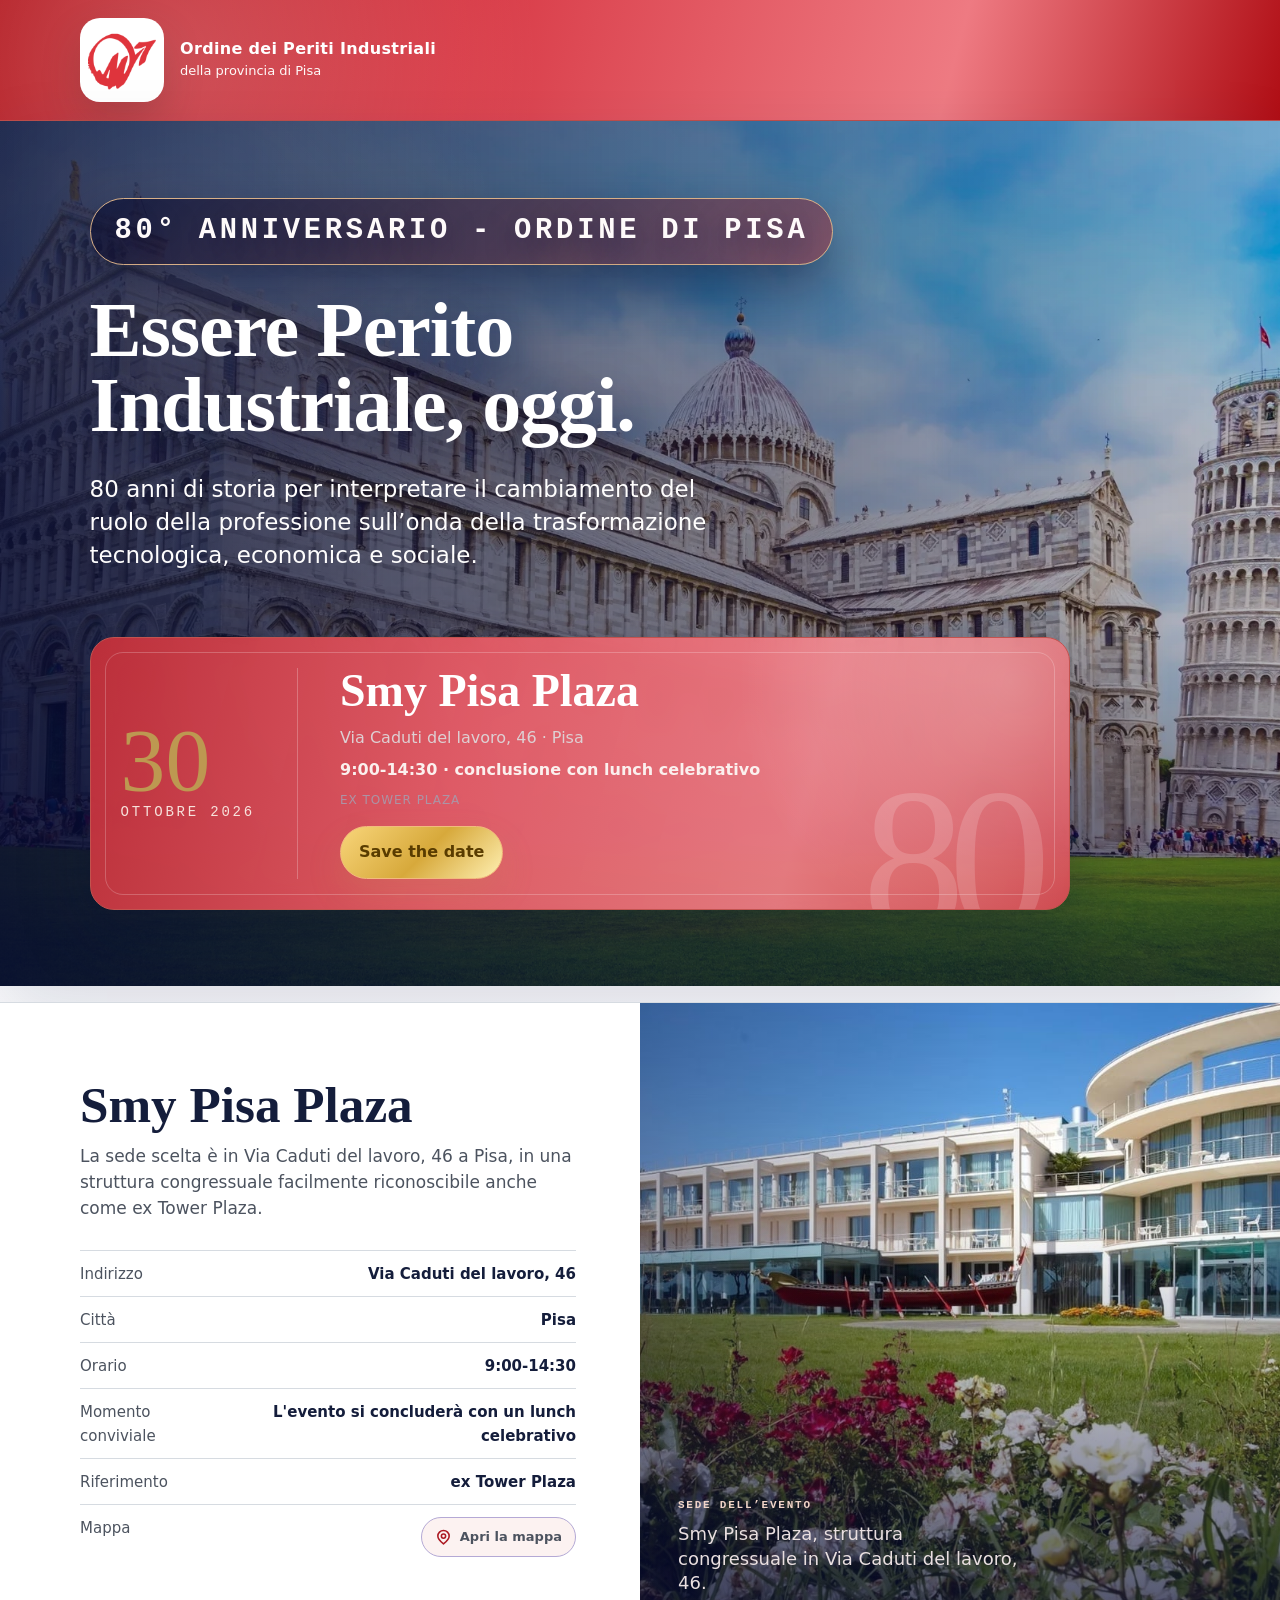
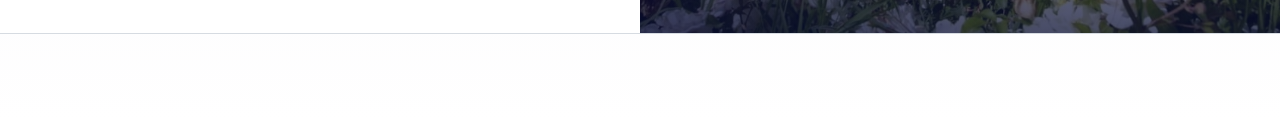
<file: index.html>
<!doctype html>
<html lang="it">
<head>
  <meta charset="utf-8" />
  <meta name="viewport" content="width=device-width, initial-scale=1" />
  <title>Essere Perito Industriale, oggi. | 80° Anniversario Periti Pisa</title>
  <meta name="description" content="80 anni di storia per interpretare il cambiamento del ruolo della professione sull'onda della trasformazione tecnologica, economica e sociale." />
  <meta name="robots" content="noindex, nofollow, noarchive, nosnippet, noimageindex" />
  <meta name="googlebot" content="noindex, nofollow, noarchive, nosnippet, noimageindex" />

  <!-- Open Graph: anteprima link su WhatsApp, Facebook, LinkedIn, Telegram -->
  <meta property="og:type" content="website" />
  <meta property="og:site_name" content="80° Anniversario Periti Industriali Pisa" />
  <meta property="og:locale" content="it_IT" />
  <meta property="og:url" content="https://anniversario-periti.pages.dev/" />
  <meta property="og:title" content="Essere Perito Industriale, oggi. | 80° Anniversario Periti Pisa" />
  <meta property="og:description" content="80 anni di storia per interpretare il cambiamento del ruolo della professione sull'onda della trasformazione tecnologica, economica e sociale." />
  <meta property="og:image" content="https://anniversario-periti.pages.dev/assets/og-preview.jpg" />
  <meta property="og:image:secure_url" content="https://anniversario-periti.pages.dev/assets/og-preview.jpg" />
  <meta property="og:image:type" content="image/jpeg" />
  <meta property="og:image:width" content="1200" />
  <meta property="og:image:height" content="630" />
  <meta property="og:image:alt" content="Piazza dei Miracoli a Pisa: il Duomo e la Torre pendente." />
  <style>
    :root {
      --bg: oklch(98.5% 0.004 255);
      --surface: oklch(100% 0 0);
      --fg: oklch(24% 0.06 270);
      --muted: oklch(44% 0.022 260);
      --border: oklch(89% 0.01 255);
      --accent: oklch(48% 0.18 25);
      --accent-2: #e95d68;
      --accent-brown: #6c3b35;
      --accent-dark: #482a26;
      --red-soft: oklch(94% 0.034 22);
      --red-wash: oklch(97% 0.018 24);
      --red-gradient: linear-gradient(110deg, #d93a44 0%, #f0737d 28%, #e55a66 52%, #f28a91 78%, #d93a44 100%);
      --red-page-gradient: linear-gradient(180deg, #ffffff 0%, #fbfbfc 48%, #ffffff 100%);
      --deep: oklch(27% 0.09 270);
      --deep-2: oklch(18% 0.075 270);
      --gold: oklch(70% 0.10 82);
      --gold-strong: oklch(78% 0.13 82);
      --gold-dark: oklch(38% 0.08 78);
      --paper: oklch(97% 0.006 255);
      --font-display: "Iowan Old Style", "Charter", Georgia, serif;
      --font-body: -apple-system, BlinkMacSystemFont, "Segoe UI", system-ui, sans-serif;
      --font-mono: "IBM Plex Mono", ui-monospace, Menlo, monospace;
    }

    * { box-sizing: border-box; }
    html { scroll-behavior: smooth; }
    body {
      margin: 0;
      background: var(--bg);
      color: var(--fg);
      font-family: var(--font-body);
      line-height: 1.55;
      -webkit-font-smoothing: antialiased;
      text-rendering: optimizeLegibility;
    }

    a { color: inherit; }
    .page {
      min-height: 100vh;
      position: relative;
      background:
        radial-gradient(circle at 86% 8%, color-mix(in oklch, var(--accent-2) 5%, transparent), transparent 34rem),
        radial-gradient(circle at 8% 24%, color-mix(in oklch, var(--red-soft) 18%, transparent), transparent 34rem),
        var(--red-page-gradient);
    }

    .page::before {
      content: "";
      position: absolute;
      inset: 0;
      pointer-events: none;
      background:
        linear-gradient(135deg, color-mix(in oklch, var(--accent) 2%, transparent), transparent 30%),
        linear-gradient(315deg, color-mix(in oklch, var(--accent-2) 2%, transparent), transparent 38%);
      opacity: 0.34;
    }

    .page > * {
      position: relative;
      z-index: 1;
    }

    .wrap {
      width: min(1120px, calc(100% - 40px));
      margin: 0 auto;
    }

    .header-band {
      border-bottom: 1px solid color-mix(in oklch, white 18%, var(--accent));
      background:
        radial-gradient(circle at 12% 50%, color-mix(in oklch, white 22%, transparent), transparent 24rem),
        linear-gradient(105deg, #b00e15 0%, #d83a46 36%, #ee7a82 74%, #b00e15 100%);
      box-shadow: 0 14px 42px color-mix(in oklch, var(--accent) 16%, transparent);
    }

    .topbar {
      display: flex;
      justify-content: space-between;
      align-items: center;
      gap: 24px;
      padding: 18px 0;
    }

    .brand {
      display: flex;
      align-items: center;
      gap: 16px;
      min-width: 0;
    }

    .brand-logo {
      width: 84px;
      height: 84px;
      display: block;
      flex: 0 0 auto;
      object-fit: contain;
      padding: 7px;
      border-radius: 20px;
      background: white;
      border: 1px solid color-mix(in oklch, white 42%, transparent);
      box-shadow: 0 18px 38px color-mix(in oklch, var(--accent-dark) 22%, transparent);
    }

    .brand strong {
      display: block;
      color: white;
      font-size: 16px;
      line-height: 1.2;
      letter-spacing: 0.02em;
    }

    .brand span {
      display: block;
      color: color-mix(in oklch, white 78%, var(--red-soft));
      font-size: 13px;
      margin-top: 2px;
    }

    .cover-kicker {
      display: inline-flex;
      align-items: center;
      width: fit-content;
      margin: 0 0 28px;
      padding: 18px 24px;
      border: 1.5px solid color-mix(in oklch, var(--gold) 72%, white);
      border-radius: 999px;
      background:
        linear-gradient(135deg, color-mix(in oklch, var(--deep-2) 68%, transparent), color-mix(in oklch, var(--accent) 46%, transparent));
      color: color-mix(in oklch, white 96%, var(--gold));
      font-family: var(--font-mono);
      font-size: clamp(24px, 2.25vw, 38px);
      line-height: 1;
      font-weight: 900;
      letter-spacing: 0.13em;
      text-transform: uppercase;
      box-shadow: 0 22px 52px color-mix(in oklch, var(--deep-2) 46%, transparent);
      text-shadow: 0 10px 28px color-mix(in oklch, var(--deep-2) 52%, transparent);
    }

    .hero-shell {
      width: 100%;
      margin: 0;
    }

    .hero {
      position: relative;
      display: grid;
      grid-template-columns: minmax(0, 1fr);
      align-content: space-between;
      gap: clamp(28px, 5vw, 72px);
      align-items: stretch;
      min-height: calc(100svh - 121px);
      margin: 0 0 16px;
      padding: clamp(34px, 6vw, 84px) max(clamp(24px, 7vw, 112px), calc((100vw - 1120px) / 2));
      overflow: hidden;
      border-radius: 0;
      background:
        linear-gradient(90deg, color-mix(in oklch, var(--deep-2) 88%, transparent) 0%, color-mix(in oklch, var(--deep-2) 56%, transparent) 48%, color-mix(in oklch, var(--deep-2) 24%, transparent) 100%),
        url("assets/pisa-piazza-miracoli.webp") center 54% / cover no-repeat;
      box-shadow: 0 28px 70px color-mix(in oklch, var(--deep) 14%, transparent);
    }

    .hero::before {
      content: "";
      position: absolute;
      inset: 0;
      background:
        radial-gradient(circle at 14% 16%, color-mix(in oklch, white 12%, transparent), transparent 20rem),
        linear-gradient(180deg, transparent 58%, color-mix(in oklch, var(--deep-2) 54%, transparent));
      pointer-events: none;
    }

    .hero-copy {
      position: relative;
      z-index: 1;
      min-width: 0;
      align-self: end;
      max-width: 760px;
    }

    .eyebrow {
      color: var(--accent);
      font-family: var(--font-mono);
      font-size: 12px;
      letter-spacing: 0.18em;
      text-transform: uppercase;
      font-weight: 700;
      margin: 0 0 18px;
    }

    h1 {
      margin: 0;
      color: var(--fg);
      font-family: var(--font-display);
      font-size: clamp(46px, 6.1vw, 84px);
      line-height: 0.96;
      letter-spacing: -0.015em;
      text-wrap: balance;
    }

    .hero .eyebrow {
      color: color-mix(in oklch, white 78%, var(--gold));
    }

    .hero h1 {
      color: white;
      max-width: 900px;
      text-shadow: 0 18px 46px color-mix(in oklch, var(--deep-2) 58%, transparent);
    }

    .anniversary {
      color: var(--accent);
      font-feature-settings: "lnum" 1;
    }

    .hero .anniversary {
      color: var(--gold);
    }

    .lead {
      max-width: 660px;
      margin: clamp(20px, 3vw, 30px) 0 0;
      color: var(--muted);
      font-size: clamp(18px, 2vw, 23px);
      line-height: 1.45;
      text-wrap: pretty;
    }

    .hero .lead {
      max-width: 620px;
      color: color-mix(in oklch, white 82%, var(--paper));
    }

    .actions {
      display: flex;
      flex-wrap: wrap;
      gap: 12px;
      margin-top: 30px;
    }

    .button {
      min-height: 48px;
      display: inline-flex;
      align-items: center;
      justify-content: center;
      padding: 13px 18px;
      border: 1px solid var(--fg);
      border-radius: 999px;
      text-decoration: none;
      font-weight: 800;
    }

    .button.primary {
      background: var(--red-gradient);
      border-color: var(--accent);
      color: white;
      box-shadow: 0 18px 36px color-mix(in oklch, var(--accent) 12%, transparent);
    }

    .button.secondary {
      background: transparent;
      color: var(--fg);
    }

    .hero .button.secondary {
      border-color: color-mix(in oklch, white 70%, transparent);
      background: color-mix(in oklch, var(--deep-2) 18%, transparent);
      color: white;
      backdrop-filter: blur(8px);
      -webkit-backdrop-filter: blur(8px);
    }

    .event-save-date {
      border-color: color-mix(in oklch, var(--gold-strong) 78%, white);
      background: linear-gradient(135deg, #f8d57a 0%, #d7a93b 52%, #fff0b3 100%);
      color: var(--gold-dark);
      box-shadow: 0 16px 34px color-mix(in oklch, var(--gold) 18%, transparent);
      width: fit-content;
    }

    .event-card {
      position: relative;
      z-index: 1;
      display: grid;
      grid-template-columns: auto minmax(0, 1fr);
      align-items: center;
      gap: clamp(20px, 4vw, 42px);
      min-height: 0;
      margin: 0;
      padding: clamp(20px, 3vw, 30px);
      background:
        radial-gradient(circle at 92% 20%, color-mix(in oklch, white 34%, transparent), transparent 18rem),
        linear-gradient(105deg, #c92f39 0%, #e85c67 35%, #f27d86 72%, #d6414b 100%);
      color: white;
      border: 1px solid color-mix(in oklch, white 20%, var(--accent));
      border-radius: 24px;
      overflow: hidden;
      box-shadow: 0 18px 46px color-mix(in oklch, var(--accent) 11%, transparent);
    }

    .hero .event-card {
      align-self: end;
      width: min(100%, 980px);
      background:
        radial-gradient(circle at 94% 16%, color-mix(in oklch, white 30%, transparent), transparent 17rem),
        linear-gradient(105deg, color-mix(in oklch, #c92f39 92%, transparent) 0%, color-mix(in oklch, #e85c67 94%, transparent) 38%, color-mix(in oklch, #f27d86 92%, transparent) 72%, color-mix(in oklch, #d6414b 94%, transparent) 100%);
      backdrop-filter: blur(12px);
      -webkit-backdrop-filter: blur(12px);
      box-shadow: 0 24px 70px color-mix(in oklch, var(--deep-2) 32%, transparent);
    }

    .event-card::before {
      content: "";
      position: absolute;
      inset: 14px;
      border: 1px solid color-mix(in oklch, white 22%, transparent);
      border-radius: 18px;
      pointer-events: none;
    }

    .event-card::after {
      content: "80";
      position: absolute;
      right: clamp(16px, 3vw, 34px);
      bottom: -34px;
      z-index: 0;
      color: color-mix(in oklch, white 16%, transparent);
      font-family: var(--font-display);
      font-size: clamp(120px, 16vw, 220px);
      line-height: 0.8;
      letter-spacing: -0.08em;
      pointer-events: none;
    }

    .date-block {
      position: relative;
      z-index: 1;
      display: grid;
      gap: 4px;
    }

    .date-block .day {
      font-family: var(--font-display);
      font-size: clamp(58px, 7vw, 92px);
      line-height: 0.85;
      color: var(--gold);
    }

    .date-block .month {
      font-family: var(--font-mono);
      letter-spacing: 0.2em;
      text-transform: uppercase;
      font-size: 14px;
      color: color-mix(in oklch, white 76%, var(--gold));
    }

    .venue-block {
      position: relative;
      z-index: 1;
      border-left: 1px solid color-mix(in oklch, white 24%, transparent);
      padding-left: clamp(20px, 4vw, 42px);
    }

    .venue-block h2 {
      margin: 0;
      font-family: var(--font-display);
      font-size: clamp(28px, 3.8vw, 46px);
      line-height: 1;
      color: white;
    }

    .venue-block p {
      margin: 12px 0 0;
      color: color-mix(in oklch, white 82%, var(--deep));
      font-size: 16px;
    }

    .event-time {
      display: block;
      margin-top: 8px;
      color: color-mix(in oklch, white 88%, var(--gold));
      font-weight: 800;
    }

    .map-link {
      min-height: 40px;
      display: inline-flex;
      align-items: center;
      gap: 8px;
      padding: 9px 13px;
      border: 1px solid color-mix(in oklch, white 42%, transparent);
      border-radius: 999px;
      color: white;
      background: color-mix(in oklch, var(--deep-2) 14%, transparent);
      text-decoration: none;
      font-size: 13px;
      font-weight: 800;
      backdrop-filter: blur(8px);
      -webkit-backdrop-filter: blur(8px);
    }

    .map-link svg {
      width: 17px;
      height: 17px;
      flex: 0 0 auto;
      stroke-width: 2.2;
    }

    .location-map {
      grid-column: 1 / -1;
    }

    .location-map .map-link {
      border-color: color-mix(in oklch, var(--accent) 32%, var(--border));
      color: var(--accent);
      background: color-mix(in oklch, var(--accent) 6%, white);
      backdrop-filter: none;
      -webkit-backdrop-filter: none;
    }

    .venue-block small {
      display: block;
      margin-top: 8px;
      color: color-mix(in oklch, white 58%, var(--deep));
      font-size: 12px;
      letter-spacing: 0.08em;
      text-transform: uppercase;
    }

    .event-action {
      position: relative;
      z-index: 1;
      display: flex;
      justify-content: flex-start;
      align-items: center;
      margin-top: 16px;
    }

    .section {
      padding: clamp(46px, 7vw, 84px) 0;
      width: 100%;
    }

    .location-section {
      padding-top: 0;
      padding-bottom: clamp(44px, 7vw, 86px);
      background:
        linear-gradient(180deg, white 0%, color-mix(in oklch, var(--paper) 64%, white) 50%, white 100%);
    }

    .section-grid {
      display: grid;
      grid-template-columns: 0.75fr 1.25fr;
      gap: clamp(28px, 6vw, 84px);
      align-items: start;
    }

    .section-title {
      margin: 0;
      color: var(--fg);
      font-family: var(--font-display);
      font-size: clamp(34px, 4.6vw, 64px);
      line-height: 1;
      text-wrap: balance;
    }

    .body-copy {
      display: grid;
      gap: 18px;
      color: var(--muted);
      font-size: clamp(17px, 1.4vw, 19px);
    }

    .body-copy p { margin: 0; max-width: 68ch; }

    .location {
      display: grid;
      grid-template-columns: 1fr 1fr;
      width: 100%;
      max-width: none;
      border-top: 1px solid var(--border);
      border-bottom: 1px solid var(--border);
      background: var(--surface);
      overflow: hidden;
    }

    .location-copy {
      width: min(560px, calc(100% - 40px));
      justify-self: end;
      padding: clamp(38px, 6vw, 76px) clamp(28px, 5vw, 64px) clamp(38px, 6vw, 76px) 0;
    }

    .location-copy h2 {
      margin: 0 0 12px;
      font-family: var(--font-display);
      font-size: clamp(32px, 4vw, 54px);
      line-height: 1;
    }

    .location-copy p {
      margin: 0 0 18px;
      color: var(--muted);
      font-size: 17px;
    }

    .location-meta {
      display: grid;
      gap: 10px;
      margin: 28px 0 0;
    }

    .meta-line {
      display: flex;
      justify-content: space-between;
      gap: 20px;
      padding-top: 12px;
      border-top: 1px solid var(--border);
      font-size: 15px;
    }

    .meta-line span { color: var(--muted); }
    .meta-line strong { text-align: right; }

    .location-photo {
      min-height: clamp(430px, 44vw, 620px);
      color: white;
      display: grid;
      position: relative;
      overflow: hidden;
    }

    .location-photo img {
      position: absolute;
      inset: 0;
      width: 100%;
      height: 100%;
      object-fit: cover;
      object-position: center 28%;
    }

    .location-photo::after {
      content: "";
      position: absolute;
      inset: 0;
      background:
        linear-gradient(180deg, transparent 35%, color-mix(in oklch, var(--deep-2) 74%, transparent)),
        linear-gradient(90deg, color-mix(in oklch, var(--deep-2) 34%, transparent), transparent 56%);
    }

    .photo-caption {
      align-self: end;
      justify-self: start;
      position: absolute;
      left: clamp(22px, 4vw, 38px);
      right: clamp(22px, 4vw, 38px);
      bottom: clamp(22px, 4vw, 38px);
      z-index: 1;
      max-width: 34ch;
    }

    .photo-caption span {
      display: block;
      color: color-mix(in oklch, white 64%, var(--gold));
      font-family: var(--font-mono);
      font-size: 11px;
      font-weight: 800;
      letter-spacing: 0.16em;
      text-transform: uppercase;
      margin-bottom: 8px;
    }

    .photo-caption p {
      margin: 0;
      color: color-mix(in oklch, white 88%, var(--deep));
      font-size: 18px;
      line-height: 1.35;
    }

    .closing {
      width: 100%;
      max-width: none;
      margin-top: 0;
      padding: clamp(26px, 4vw, 48px) max(clamp(24px, 7vw, 112px), calc((100vw - 1120px) / 2));
      background:
        radial-gradient(circle at 88% 16%, color-mix(in oklch, white 22%, transparent), transparent 16rem),
        linear-gradient(110deg, #cf3741 0%, #eb6871 44%, #f08a90 100%);
      color: white;
      display: grid;
      grid-template-columns: 1fr auto;
      gap: 28px;
      align-items: center;
      border-radius: 0;
    }

    .closing h2 {
      margin: 0;
      font-family: var(--font-display);
      font-size: clamp(34px, 5vw, 70px);
      line-height: 1;
    }

    .closing p {
      margin: 12px 0 0;
      color: color-mix(in oklch, white 72%, var(--fg));
      font-size: 17px;
    }

    .closing .button {
      border-color: color-mix(in oklch, var(--gold-strong) 78%, white);
      background: linear-gradient(135deg, #f8d57a 0%, #d7a93b 52%, #fff0b3 100%);
      color: var(--gold-dark);
      white-space: nowrap;
    }

    footer {
      padding: 24px 0 34px;
      color: var(--muted);
      font-size: 13px;
      border-top: 1px solid var(--border);
    }

    @media (max-width: 860px) {
      .hero,
      .section-grid,
      .location,
      .closing {
        grid-template-columns: 1fr;
      }

      .hero {
        min-height: calc(100svh - 103px);
        gap: 26px;
        padding-block: clamp(28px, 6vw, 54px);
        background:
          linear-gradient(180deg, color-mix(in oklch, var(--deep-2) 86%, transparent) 0%, color-mix(in oklch, var(--deep-2) 54%, transparent) 62%, color-mix(in oklch, var(--deep-2) 30%, transparent) 100%),
          url("assets/pisa-piazza-miracoli-1280.webp") center 48% / cover no-repeat;
      }

      .hero-copy {
        align-self: center;
      }

      .hero h1 {
        max-width: 11ch;
      }

      .event-card {
        grid-template-columns: auto minmax(0, 1fr);
        border-radius: 20px;
      }

      .location-copy {
        width: min(100% - 40px, 680px);
        justify-self: center;
        padding: clamp(32px, 6vw, 52px) 0;
      }
      .location-photo { min-height: 420px; }
      .closing .button { justify-self: start; }
    }

    @media (max-width: 520px) {
      .wrap { width: min(100% - 28px, 1120px); }
      .header-band {
        box-shadow: 0 10px 28px color-mix(in oklch, var(--accent) 12%, transparent);
      }
      .topbar {
        align-items: center;
        gap: 10px;
        padding: 10px 0;
      }
      .brand { gap: 9px; }
      .brand-logo {
        width: 54px;
        height: 54px;
        padding: 5px;
        border-radius: 14px;
      }
      .brand strong {
        max-width: 18ch;
        font-size: 13px;
        line-height: 1.12;
      }
      .brand span { display: none; }
      .hero {
        min-height: calc(100svh - 75px);
        margin-top: 0;
        padding: 24px 16px 18px;
        border-radius: 0;
        gap: 22px;
        background:
          linear-gradient(180deg, color-mix(in oklch, var(--deep-2) 88%, transparent) 0%, color-mix(in oklch, var(--deep-2) 58%, transparent) 56%, color-mix(in oklch, var(--deep-2) 34%, transparent) 100%),
          url("assets/pisa-piazza-miracoli-1280.webp") 58% 48% / cover no-repeat;
      }
      .hero-copy {
        align-self: end;
        padding-top: 12svh;
      }
      h1 {
        font-size: clamp(40px, 14vw, 62px);
        line-height: 0.94;
      }
      .hero .lead {
        max-width: 31ch;
        margin-top: 16px;
        font-size: 16px;
        line-height: 1.38;
      }
      .cover-kicker {
        margin-bottom: 18px;
        padding: 13px 15px;
        font-size: clamp(17px, 5vw, 22px);
        letter-spacing: 0.1em;
      }
      .actions { flex-direction: column; }
      .button {
        width: 100%;
        min-height: 46px;
        padding: 12px 16px;
      }
      .event-save-date { width: 100%; }
      .event-card {
        grid-template-columns: 1fr;
        gap: 14px;
        padding: 18px;
        border-radius: 18px;
      }
      .event-card::before {
        inset: 10px;
        border-radius: 14px;
      }
      .event-card::after {
        right: 12px;
        bottom: -20px;
        font-size: 118px;
        color: color-mix(in oklch, white 12%, transparent);
      }
      .date-block {
        display: flex;
        align-items: end;
        gap: 12px;
      }
      .date-block .day {
        font-size: 58px;
      }
      .date-block .month {
        max-width: 12ch;
        padding-bottom: 5px;
        font-size: 11px;
        line-height: 1.25;
        letter-spacing: 0.14em;
      }
      .venue-block {
        border-left: 0;
        border-top: 1px solid color-mix(in oklch, white 24%, transparent);
        padding-left: 0;
        padding-top: 14px;
      }
      .venue-block h2 {
        font-size: 30px;
      }
      .venue-block p {
        margin-top: 8px;
        font-size: 14px;
        line-height: 1.4;
      }
      .event-time {
        margin-top: 6px;
      }
      .meta-line { display: grid; gap: 4px; }
      .meta-line strong { text-align: left; }
      .event-action {
        justify-content: stretch;
        min-width: 0;
        margin-top: 12px;
      }
      .location-section { padding-bottom: 34px; }
      .location-copy {
        width: min(100% - 28px, 680px);
        padding: 34px 0 28px;
      }
      .location-copy h2 {
        font-size: clamp(34px, 12vw, 46px);
      }
      .location-copy p {
        font-size: 16px;
        line-height: 1.45;
      }
      .location-meta {
        gap: 8px;
        margin-top: 22px;
      }
      .meta-line {
        padding-top: 10px;
        font-size: 14px;
      }
      .location-map .map-link {
        width: 100%;
        justify-content: center;
      }
      .location-photo {
        min-height: 300px;
      }
      .photo-caption {
        left: 18px;
        right: 18px;
        bottom: 18px;
      }
      .photo-caption p {
        font-size: 15px;
      }
      .closing { padding-inline: 18px; }
    }

    @media (max-width: 380px) {
      .brand strong { max-width: 21ch; }
      .hero {
        min-height: auto;
        padding-top: 72px;
      }
      .hero-copy { padding-top: 0; }
      h1 { font-size: 40px; }
      .cover-kicker {
        font-size: 15px;
        letter-spacing: 0.08em;
        padding: 11px 12px;
      }
      .hero .lead { font-size: 15px; }
      .date-block .day { font-size: 52px; }
      .venue-block h2 { font-size: 28px; }
    }

    /* Stampa: due pagine A4 verticali, copertina (hero) e scheda sede.
       Ogni superficie semitrasparente (ombre, gradienti con alpha) obbliga il PDF a
       incorporare una soft mask a piena pagina: file pesante e apertura lenta. In
       stampa si usano quindi solo colori opachi, con un'unica velatura ad alpha
       costante sopra la foto dell'hero. */
    @media print {
      @page { size: A4 portrait; margin: 0; }

      * {
        -webkit-print-color-adjust: exact;
        print-color-adjust: exact;
        backdrop-filter: none !important;
        -webkit-backdrop-filter: none !important;
        box-shadow: none !important;
        text-shadow: none !important;
      }

      html { scroll-behavior: auto; }
      body { background: white; }

      .page {
        min-height: 0;
        background: white;
      }

      .page::before { display: none; }

      .header-band {
        border-bottom-color: #c4353f;
        background: linear-gradient(105deg, #b00e15 0%, #d83a46 36%, #ee7a82 74%, #b00e15 100%);
      }

      .header-band .wrap {
        width: auto;
        max-width: none;
        margin: 0;
        padding: 0 44px;
      }

      .topbar { padding: 14px 0; }
      .brand-logo { width: 76px; height: 76px; border-color: #f0b9bd; }
      .brand strong { font-size: 17px; }
      .brand span { font-size: 14px; }

      .event-save-date,
      .location-map { display: none; }

      /* Pagina 1: copertina */
      .hero-shell { break-after: page; }

      .hero {
        min-height: 0;
        height: calc(100vh - 107px);
        margin: 0;
        padding: 44px;
        gap: 28px;
        break-inside: avoid;
        background-image: url("assets/pisa-piazza-miracoli.webp");
        background-position: center 54%;
        background-size: cover;
        background-repeat: no-repeat;
      }

      /* Velatura ad alpha uniforme: nessuna soft mask, solo un valore /ca nel PDF. */
      .hero::before {
        background: #141731;
        opacity: 0.58;
      }

      .cover-kicker {
        font-size: 20px;
        letter-spacing: 0.09em;
        white-space: nowrap;
        margin-bottom: 24px;
        padding: 14px 20px;
        border-color: #c8a05c;
        background: linear-gradient(135deg, #1d1b3a 0%, #6a2230 100%);
      }

      .hero h1 {
        font-size: 58px;
        max-width: 12ch;
      }

      .hero .lead {
        max-width: 100%;
        margin-top: 24px;
        font-size: 18px;
      }

      .hero .event-card {
        gap: 24px;
        padding: 24px;
        border-color: #e0777f;
        background: linear-gradient(105deg, #b81f2c 0%, #d6414b 40%, #e85c67 74%, #c92f39 100%);
      }

      .event-card::before { inset: 10px; border-color: #e8909a; }
      .event-card::after { display: none; }
      .venue-block { border-left-color: #e8909a; padding-left: 24px; }

      .date-block .day { font-size: 68px; }
      .date-block .month { font-size: 13px; }
      .venue-block h2 { font-size: 32px; }
      .venue-block p { font-size: 15px; margin-top: 8px; }
      .venue-block small { font-size: 11px; }

      /* Pagina 2: scheda sede, testo sopra e foto a tutta pagina sotto */
      .location-section {
        height: calc(100vh - 2px);
        padding: 0;
        background: white;
        break-inside: avoid;
      }

      .location {
        height: 100%;
        grid-template-columns: 1fr;
        grid-template-rows: auto 1fr;
        border: none;
      }

      .location-copy {
        width: auto;
        justify-self: stretch;
        padding: 56px 44px 38px;
      }

      .location-copy h2 { font-size: 38px; margin-bottom: 14px; }
      .location-copy p { font-size: 17px; margin-bottom: 0; }
      .location-meta { margin-top: 26px; gap: 12px; }
      .meta-line { font-size: 16px; padding-top: 13px; }

      .location-photo { min-height: 0; }

      /* Sfumatura sostituita da una barra opaca sotto la didascalia. */
      .location-photo::after { display: none; }

      .photo-caption {
        left: 0;
        right: 0;
        bottom: 0;
        max-width: none;
        padding: 20px 44px;
        background: #141731;
      }

      .photo-caption span { font-size: 12px; }
      .photo-caption p { font-size: 17px; }
    }
  </style>
</head>
<body>
  <main class="page">
    <div class="header-band">
      <div class="wrap">
        <header class="topbar" aria-label="Intestazione evento">
          <div class="brand">
            <img class="brand-logo" src="assets/logo-periti-pittogramma.png" alt="Periti Industriali Pisa" width="100" height="100">
            <div>
              <strong>Ordine dei Periti Industriali</strong>
              <span>della provincia di Pisa</span>
            </div>
          </div>
        </header>
      </div>
    </div>

    <div class="hero-shell">
      <section class="hero" aria-labelledby="hero-title">
        <div class="hero-copy">
          <p class="cover-kicker">80° ANNIVERSARIO - ORDINE DI PISA</p>
          <h1 id="hero-title">Essere Perito Industriale, oggi.</h1>
          <p class="lead">80 anni di storia per interpretare il cambiamento del ruolo della professione sull’onda della trasformazione tecnologica, economica e sociale.</p>
        </div>
        <aside class="event-card" aria-label="Dettagli principali dell'evento">
          <div class="date-block">
            <span class="day">30</span>
            <span class="month">ottobre 2026</span>
          </div>
          <div class="venue-block">
            <h2>Smy Pisa Plaza</h2>
            <p>Via Caduti del lavoro, 46 · Pisa <span class="event-time">9:00-14:30 · conclusione con lunch celebrativo</span></p>
            <small>ex Tower Plaza</small>
            <div class="event-action">
              <a class="button event-save-date" href="data:text/calendar;charset=utf-8,BEGIN%3AVCALENDAR%0AVERSION%3A2.0%0ABEGIN%3AVEVENT%0ADTSTART%3A20261030T090000%0ADTEND%3A20261030T143000%0ASUMMARY%3AEssere%20Perito%20Industriale%2C%20oggi.%0ALOCATION%3ASmy%20Pisa%20Plaza%2C%20Via%20Caduti%20del%20lavoro%2046%2C%20Pisa%0ADESCRIPTION%3A80%20anni%20di%20storia%20per%20interpretare%20il%20cambiamento%20del%20ruolo%20della%20professione.%20L%27evento%20si%20concludera%27%20con%20un%20lunch%20celebrativo.%0AEND%3AVEVENT%0AEND%3AVCALENDAR" download="80-anniversario-periti-pisa.ics">Save the date</a>
            </div>
          </div>
        </aside>
      </section>
    </div>

    <section class="section location-section" aria-labelledby="location-title">
      <div class="wrap location">
        <div class="location-copy">
          <h2 id="location-title">Smy Pisa Plaza</h2>
          <p>La sede scelta è in Via Caduti del lavoro, 46 a Pisa, in una struttura congressuale facilmente riconoscibile anche come ex Tower Plaza.</p>
          <div class="location-meta">
            <div class="meta-line">
              <span>Indirizzo</span>
              <strong>Via Caduti del lavoro, 46</strong>
            </div>
            <div class="meta-line">
              <span>Città</span>
              <strong>Pisa</strong>
            </div>
            <div class="meta-line">
              <span>Orario</span>
              <strong>9:00-14:30</strong>
            </div>
            <div class="meta-line">
              <span>Momento conviviale</span>
              <strong>L'evento si concluderà con un lunch celebrativo</strong>
            </div>
            <div class="meta-line">
              <span>Riferimento</span>
              <strong>ex Tower Plaza</strong>
            </div>
            <div class="meta-line location-map">
              <span>Mappa</span>
              <a class="map-link" href="https://www.google.com/maps/search/?api=1&amp;query=Smy%20Pisa%20Plaza%20Via%20Caduti%20del%20lavoro%2046%20Pisa" target="_blank" rel="noopener" aria-label="Apri la mappa dello Smy Pisa Plaza">
                <svg viewBox="0 0 24 24" aria-hidden="true" fill="none" stroke="currentColor" stroke-linecap="round" stroke-linejoin="round">
                  <path d="M20 10c0 5-8 11-8 11S4 15 4 10a8 8 0 1 1 16 0Z"></path>
                  <circle cx="12" cy="10" r="3"></circle>
                </svg>
                <span>Apri la mappa</span>
              </a>
            </div>
          </div>
        </div>
        <div class="location-photo" aria-label="Foto dello Smy Pisa Plaza">
          <img src="assets/smy-pisa-plaza-facciata.jpg" alt="Facciata dello Smy Pisa Plaza con giardino" loading="lazy" decoding="async">
          <div class="photo-caption">
            <span>Sede dell’evento</span>
            <p>Smy Pisa Plaza, struttura congressuale in Via Caduti del lavoro, 46.</p>
          </div>
        </div>
      </div>
    </section>

  </main>
</body>
</html>
</file>
